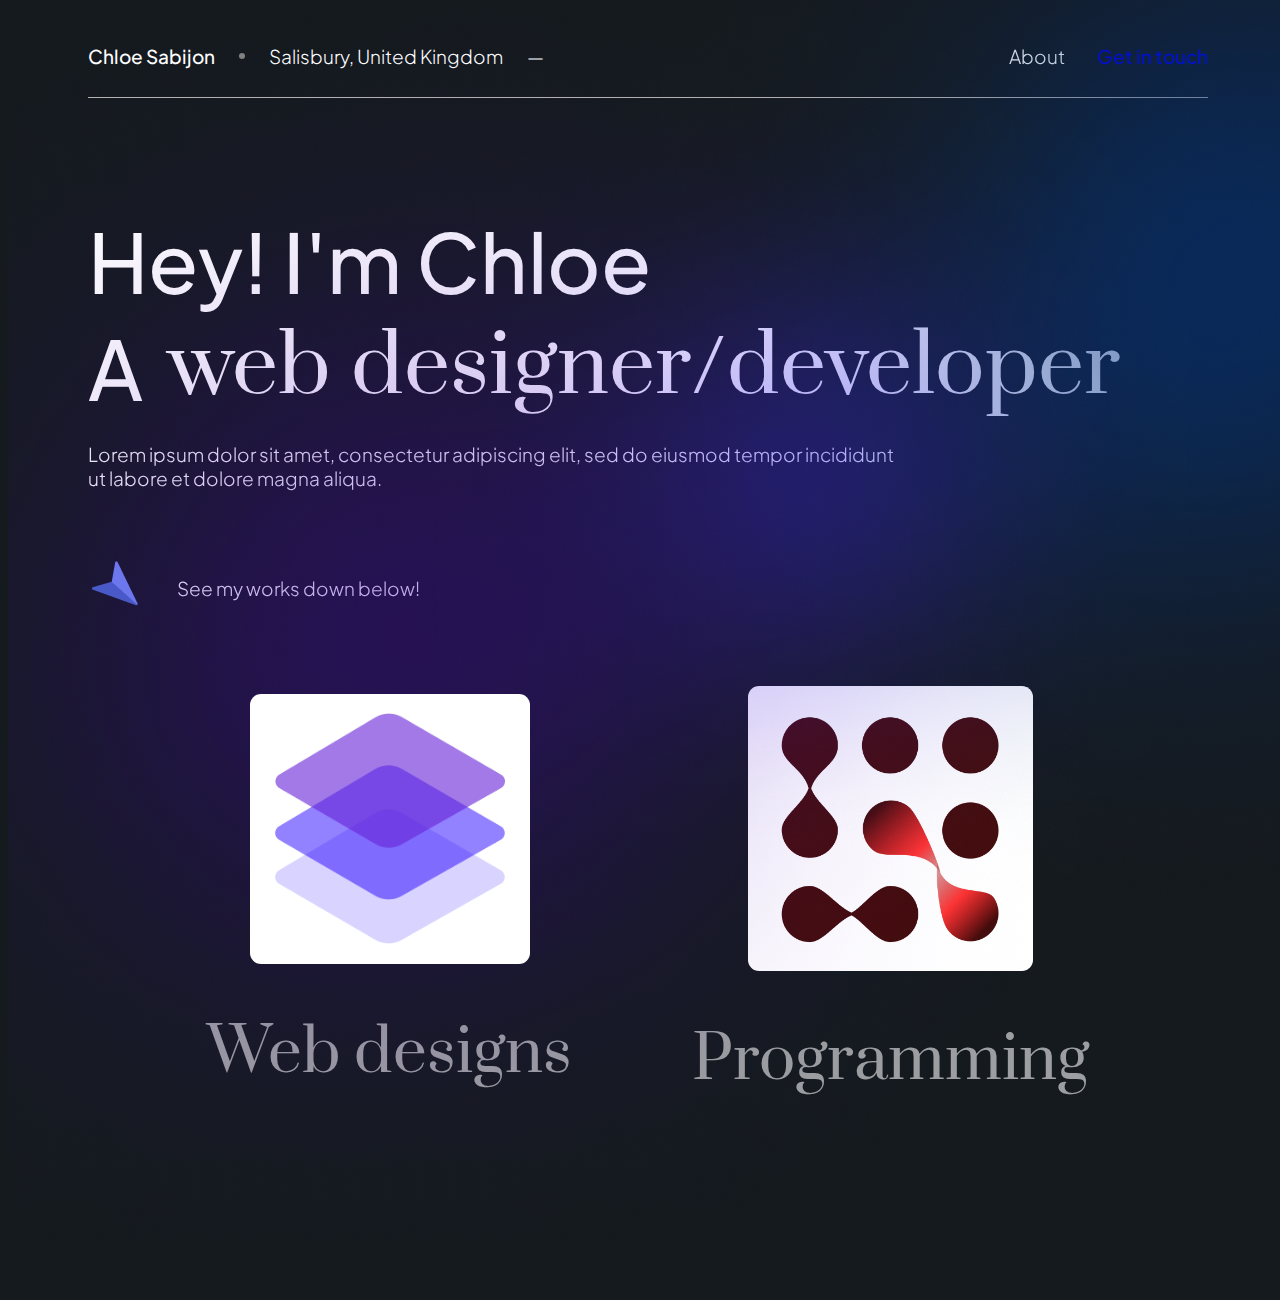
<file: index.html>
<html lang="en">
<head>
    <meta charset="UTF-8">
    <meta name="viewport" content="width=device-width, initial-scale=1.0">
    <title>Chloe Sabijon</title>
    <link rel="stylesheet" href="/static/index.css">
    <link rel="preconnect" href="https://fonts.googleapis.com">
<link rel="preconnect" href="https://fonts.gstatic.com" crossorigin>
<link href="https://fonts.googleapis.com/css2?family=Plus+Jakarta+Sans:wght@300;400;500&family=Prata&display=swap" rel="stylesheet">
</head>
<body>
    <img src="/static/Group 1.png" alt="" class="overlay">
    <div class="separate-overlay-wrap">
        <div cl ass="big-wrap">
            <div class="navbar">
                <div class="top-left">
                    <h1 class="my-name">Chloe Sabijon</h1>
                    <div class="ellipse">
                        <svg xmlns="http://www.w3.org/2000/svg" width="6" height="6" viewBox="0 0 8 8" fill="none">
                        <circle cx="4" cy="4" r="4" fill="#818181"/>
                        </svg>
                    </div>
                    <h1 class="location">Salisbury, United Kingdom <div style="margin-left:1.5rem;">—</div></h1>
                    <p class="funky-time">
                        <!-- still have to redo the clock so the font matches -->
                        <iframe src="https://free.timeanddate.com/clock/i983xhm8/n3427/tluk/fn4/fs19/fcfff/tct/pct/th1" frameborder="0" width="70" height="25" allowtransparency="true" id="funkyTime"></iframe>
                    </p>
                </div>
                <div class="top-right">
                    <h1 class="about">About</h1>
                    <a href="contact.html"><h1 class="git">Get in touch</h1></a>
                </div>
            </div>
            <div style="height:0.5px; width:auto; background-color:#B6B3B3;"></div>
            <div class="main-text">
                <h1 class="hey">Hey! I'm Chloe</h1>
                <div class="awhatami-wrap">
                    <h1 class="a">A</h1>
                    <h1 class="whatami">web designer/developer</h1>
                </div>
                <p class="desc">Lorem ipsum dolor sit amet, consectetur adipiscing elit, sed do eiusmod tempor incididunt ut labore et dolore magna aliqua.</p>
            </div>
        </div>
        <div class="another-big-wrap">
            <div class="sub-head">
                <img class="arrow" src="static/arrow.png" alt="">
                <p>See my works down below!</p>
            </div>
            <div class="b-wrap">
                <a href="">
                    <div class="button-1">
                        <!-- position and z-index of this div is mainly for it to not be behind the overlay -->
                        <div class="square-bg" style="width: 280px; height: 270px; border-radius: 11px; background: #FFF; position: relative; z-index: 0;"> 
                            <div class="rec-wrap">
                                <img src="static/Rectangle 9.png" alt="" class="nine" style="bottom:3px;">
                                <img src="static/Rectangle 8.png" alt="" class="eight">
                                <img src="static/Rectangle 7.png" alt="" class="seven">
                            </div>
                        </div>
                        <h1 class="button-name">Web designs</h1>
                    </div>
                </a>
                <a href="">
                    <div class="button-2">
                        <img src="static/button 2.png" alt="" style="width: 285px; height: 285px; border-radius: 11px;">
                        <h1 class="button-name">Programming</h1>
                    </div>
                </a>
                
            </div>
        </div>
    </div>
</body>
</html>
</file>
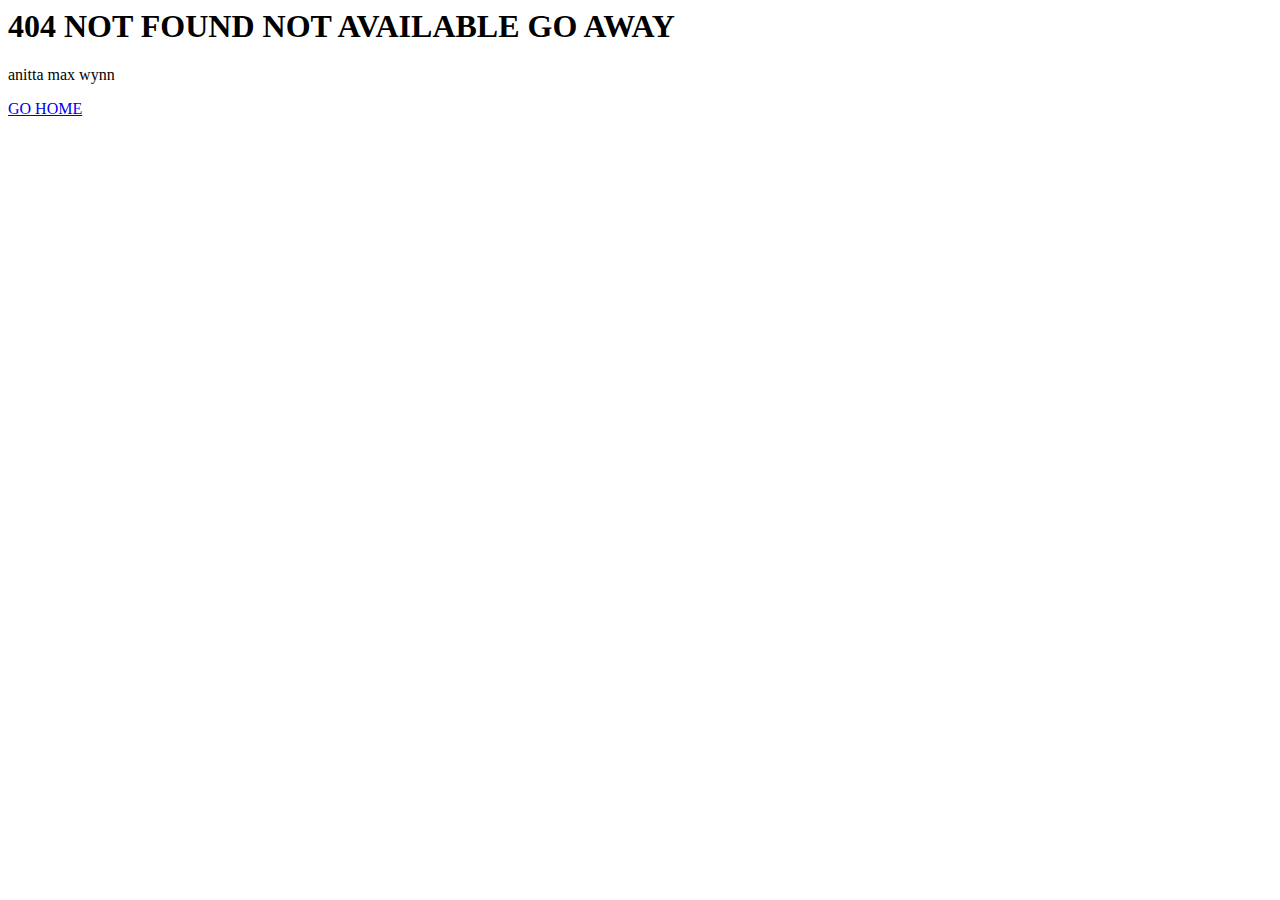
<file: contact.html>
<html lang="en">
<head>
    <meta charset="UTF-8">
    <meta name="viewport" content="width=device-width, initial-scale=1.0">
    <title>Document</title>
</head>
<body>
    <h1>404 NOT FOUND NOT AVAILABLE GO AWAY</h1>
    <p>anitta max wynn</p>
    <a href="index.html">GO HOME</a>
</body>
</html>
</file>
<file: static/index.css>
body {
    background-color: #151A1F;
    color: white;
    width: 100%;
    height: 100%;
    overflow-x: hidden;
}

h1 {
    margin: 0;
}

.separate-overlay-wrap {
    margin: 0rem 5rem 0rem 5rem;
    display: flex;
    flex-direction: column;
    gap: 3rem;
}

.overlay {
    position: absolute;
    top: 0;
    height: auto;
    pointer-events: none;
}

.big-wrap {
    display: grid;
    grid-template-rows: auto auto auto;
}

.navbar {
    display: flex;
    margin: 1rem 0 0.6rem 0;
    justify-content: space-between;
}

.top-left {
    display: flex;
    justify-content: center;
    align-items: center;
    gap: 1.5rem;
}

.top-right {
    display: flex;
    justify-content: center;
    align-items: center;
    gap: 2rem;
}

h1.my-name, .git {
    font-family: 'Plus Jakarta Sans', sans-serif;
    font-size: 19px;
    font-weight: 500;
}

h1.location, .funky-time, .about {
    display: flex;
    font-family: "Plus Jakarta Sans", sans-serif;
    font-size: 19px;
    font-weight: 300;
}

h1.hey, h1.a {
    font-family: "Plus Jakarta Sans";
    font-size: 82px;
    font-weight: 500;
    /* margin: 2rem 0 1rem 0; */
}

.awhatami-wrap{
    display: flex;
    align-items: center;
    gap: 1.5rem;
}

.whatami {
    font-family: 'Prata';
    font-size: 82px;
    font-weight: 400;
}

p {
    font-family: "Plus Jakarta Sans";
    font-size: 19px;
    font-weight: 300;
}

.another-big-wrap {
    display: flex;
    flex-direction: column;
    gap: 4rem;
}

img.arrow {
    position: relative;
    animation-name: bounce;
    animation-duration: 1s;
    animation-iteration-count: 15;
}

@keyframes bounce {
    0%, 10%     {left:0px; top:0px;}
    50%    {left:20px; top:30px;}
    90%, 100%   {left:0px; top:0px;}
}

p.desc {
    width: 815px;
}

.main-text {
    margin-top: 7rem;
}

.sub-head {
    display: flex;
    gap: 1.5rem;
}
/* 1 because we want it to be brought on top */
.nine {
    z-index: 1;
    margin-bottom: 0.5rem;
}
/* 0 bc it's in the middle */
.eight {
    z-index: 0;
}

/* negative margin means making items overlap (has an opposite effect) */
.eight, .seven {
    margin-top: -5.7rem;
    transition: all 400ms ease-in-out;
}

.square-bg {
    display: flex;
    justify-content: center;
    align-items: center;
    transition: all 500ms ease-in-out;
}

.rec-wrap {
    display: flex;
    flex-direction: column; 
    width: 230px;
    height: auto;
}

.b-wrap {
    display: flex;
    align-items: center;
    justify-content: space-evenly;
}

a {
    text-decoration: none;
}

.button-1, .button-2 {
    display: flex;
    flex-direction: column;
    align-items: center;
    justify-content: center;
    gap: 3rem;
    flex-basis: 100%;
    transition: all 400ms ease-in-out;
}

.button-1:hover, .button-2:hover {
    transform: scale(1.2, 1.2);
    transition: 500ms;

    .eight, .seven {
        margin-top: -11.7rem;
        transition: 500ms;
    }

    .seven {
        z-index: 1;
    }

    .eight {
        z-index: 0;
    }
}

h1.button-name {
    color: rgba(255, 255, 255, 0.58);
    font-family: Prata;
    font-size: 60px;
    font-weight: 400;
    text-align: center;
}
</file>
